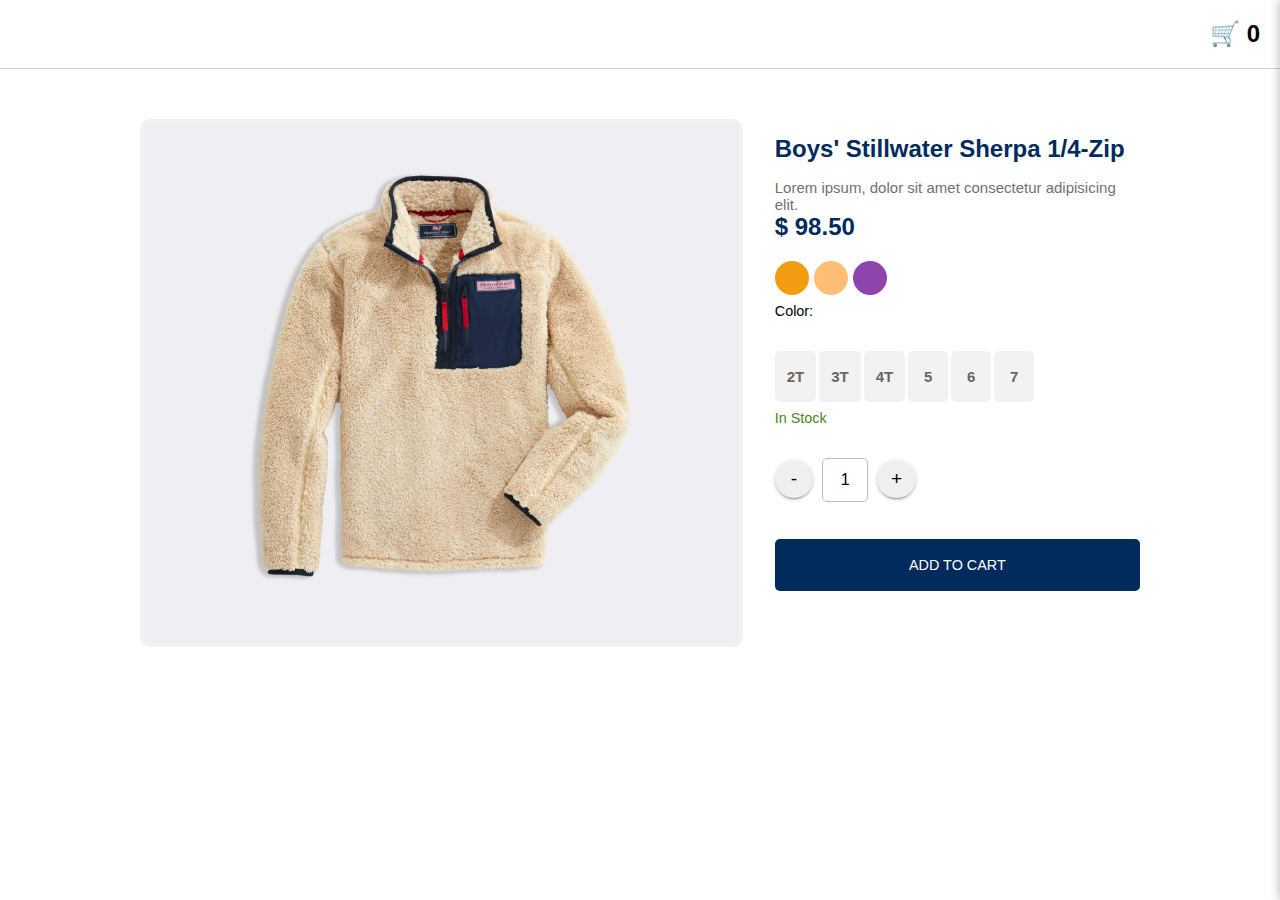
<file: index.html>
<!DOCTYPE html>
<html lang="en">
	<head>
		<meta charset="UTF-8" />
		<meta name="viewport" content="width=device-width, initial-scale=1.0" />
		<title>Product</title>
		<link rel="stylesheet" type="text/css" href="./src/styles.css">
	</head>
	<body>
		<header>
			<nav></nav>
			<a href="./cart.html" class="cart">
				🛒 <span id="cart-count">0</span>
			</a>
		</header>
		<main class="product prod-details-wrap">
			<div class="product-img-wrapper">
				<div class="product-img"></div>
			</div>
			<div class="product-details-wrapper">
				<h1 data-var="name" class="primary--text"></h1>
				<span class="desc" data-var="description"></span>
				<h2 class="price primary--text">
					<span data-var="price.currency"></span>
					<span data-var="price.amount"></span>
				</h2>


				<div class="color-picker">
					<span  class="cl template"></span>
				</div>
				<div class="info primary-cl">Color: <span id="prod-color-text"></span></div>

				<div class="size-picker">
					<span class="sz template">
						<span data-var="text"></span>
					</span>
				</div>
				<div class="info" style="color: #4b851d">In Stock</div>
				<div class="quantity-selector">
					<button class="ctrl" data-function="sub">-</button>
					<input type="text" id="quantity-field" value="1" />
					<button class="ctrl" data-function="add">+</button>
				</div>

				<div class="button-set">
					<button id="add-to-cart-btn">Add to cart</button>
				</div>
			</div>
		</main>
		<div class="overlay"></div>
		<aside  class="mini-cart">
			<div class="head primary-background">Item added to Cart</div>
			<div class="body">
				<div class="item-wrap primary--text">
					<div class="img"></div>
					<div>
						<h3 data-var="name" class="item-name"></h3>
						<h3>
							<span data-var="price.currency"></span>
							<span data-var="price.amount"></span>
						</h3>
						<div class="info">
							<span data-var="customization.color"></span>&nbsp;/
							<span data-var="customization.size"></span>
						</div>
						<div class="quantity">
							Quantity:
							<span data-var="customization.quantity"></span>
						</div>
					</div>
				</div>
				<div class="info">
					CART SUBTOTAL:
					<span style="float: right"> $<b data-var="prod-total"></b> </span>
				</div>
				<div class="button-set" style="margin-top: 10%">
					<a href="cart.html">CHECKOUT</a>
					<button class="outlined close-cart">Continue shopping</button>
				</div>
			</div>
		</aside>
		<script type="text/javascript" src="./src/index.js"></script>
	</body>
</html>
</file>
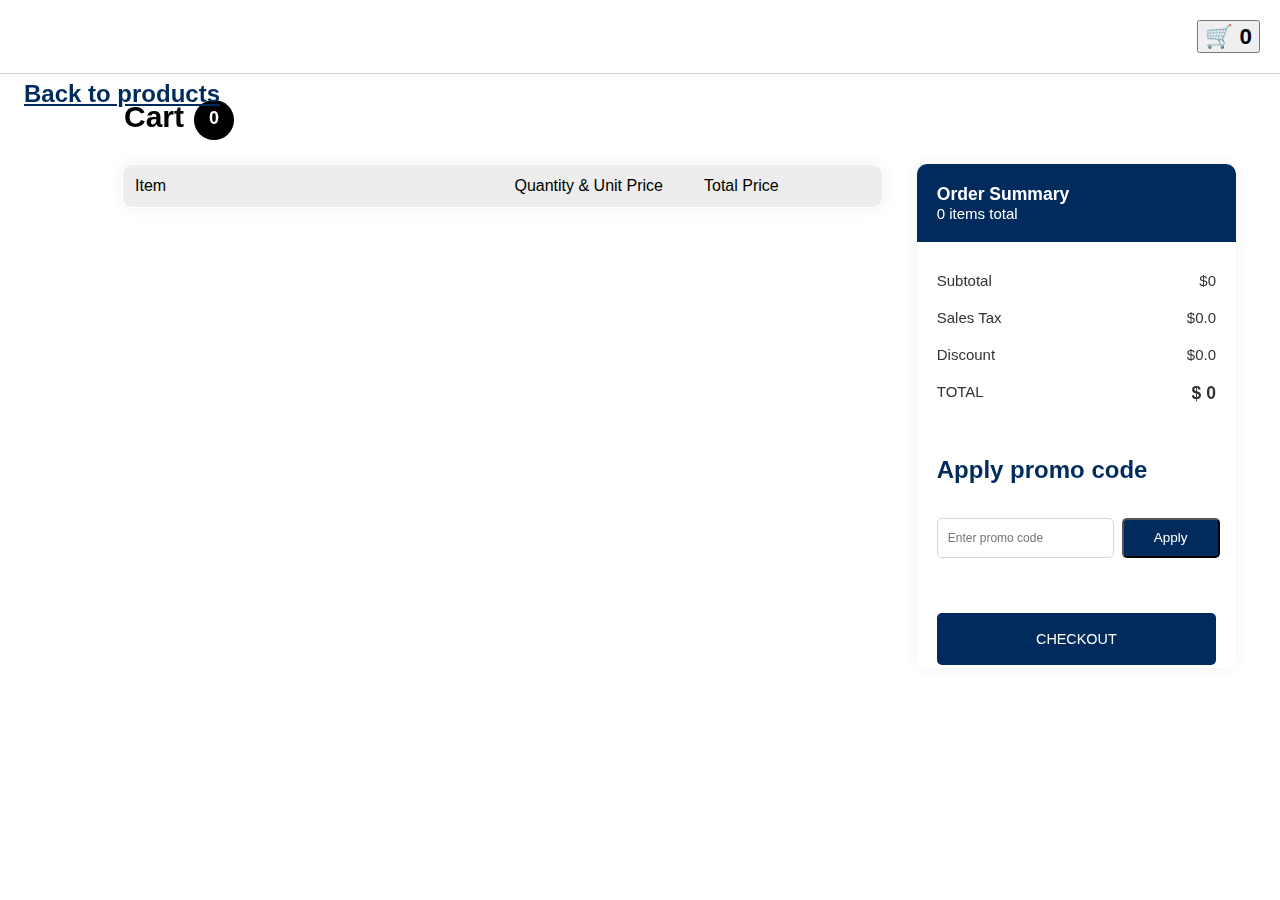
<file: cart.html>
<!DOCTYPE html>
<html lang="en">
	<head>
		<meta charset="UTF-8" />
		<meta name="viewport" content="width=device-width, initial-scale=1.0" />
		<title>Product</title>
		<link rel="stylesheet" type="text/css" href="./src/styles.css">
	</head>
	<body>
		<header>
			<nav></nav>
			<div class="pages">
				<button class="page-display" style="font-size: 1.4rem">🛒 <span id="cart-count">0</span></button>
			</div>
		</header>
		<!-- ===================== -->

		<main class="cart-page">
			<h1 class="d-flex">
				<span>Cart</span>
				<span data-var="cart-count" class="cart-chip">(0)</span>
			</h1>
			<div class="table-wrap">
				<table class="cart" cellpadding="0" cellspacing="0" border="0">
					<thead>
						<th>Item</th>
						<th></th>
						<th>Quantity & Unit Price</th>
						<th>Total Price</th>
					</thead>
					<tbody>
						<tr class="cart-item template">
							<td>
								<div class="d-flex">
									<div class="img"></div>

									<div class="item-desc">
										<a data-var="name" href="/"></a>   
										<div class="row-info" style="margin-top: 8px">
											<b>Color:</b>
											<span data-var="customization.color"></span> |
											<b>Size:</b>
											<span data-var="customization.size"></span>
										</div>
									</div>
								</div>
							</td>
							<td>
								<div class="actions">
									<a
										href=""
										class="del"
										style="background-image: url(trash.svg)"
									></a>
								</div>
							</td>

							<td>
								<div class="d-flex">
									<div class="quantity-selector">
										<button class="ctrl" data-function="sub">-</button>
										<input
											type="text"
											data-var="customization.quantity"
											class="quantity-field"
											disabled
										/>						
										<button class="ctrl" data-function="add">+</button>
									</div>

									<div style="margin-top:15px">
										<div class="row-info" style="width: 4.5rem">UNIT PRICE</div>
										@
										<span data-var="price.currency"></span>
										<span
											data-var="price.amount"
											style="margin-left: -2px"
										></span>
									</div>
								</div>
							</td>
							<td>
								<span data-var="price.currency" style="margin-left: 7px">$</span>
								<strong data-var="total"></strong>
							</td>
						</tr>
					</tbody>
				</table>
			</div>
			<div class="back">
				<a id="back-id" href="./index.html" class="primary--text">Back to products</a>
			</div>

			<aside class="order-summary">
				<div class="head primary-background">
					<h3>Order Summary</h3>
					<span><span data-var="cart-count"></span> items total</span>
				</div>
				<div class="body">
					<div class="d-flex">
						<span>Subtotal</span>
						<span class="spacer"></span>
						<span>$</span>
						<span data-var="sub-total"></span>
					</div>

					<div class="d-flex">
						<span>Sales Tax</span>
						<span class="spacer"></span>
						<span>$0.0</span>
					</div>

					<div class="d-flex">
						<span>Discount</span>
						<span class="spacer"></span>
						<span>$</span>
						<span data-var="discount">0.0</span>
					</div>

					<div class="d-flex">
						<span>TOTAL</span>
						<span class="spacer"></span>
						<h3>
							<span>$</span>
							<span data-var="total-checkout"></span>
						</h3>
					</div>

					<p class="primary--text" style="font-weight: 600">Apply promo code</p>
					<div class="d-flex">
						<input
							data-var="promo-code"
							maxlength="5"
							type="text"
							class="input-field"
							placeholder="Enter promo code"
							style="flex-grow: 1"
						/>
						<button class="btn primary-background apply-code-btn">Apply</button>
					</div>

					<div class="button-set">
						<button>Checkout</button>
					</div>
				</div>
			</aside>
		</main>

		<script type="text/javascript" src="./src/index.js"></script>
	</body>
</html>
</file>
<file: src/styles.css>
body {
	margin: 0;
	font-size: 15px;
	color: black;
	font-family: -apple-system,BlinkMacSystemFont,"Segoe UI",Roboto,Oxygen-Sans,Ubuntu,Cantarell,"Helvetica Neue",sans-serif !important;
}

.input-field {
		font-size: 0.75rem;
		padding: 10px;
		border-radius: 5px;
		border: 1px solid #d7d7d7;
		height: 40px;
		box-sizing: border-box;
}

.input-field .error {
	border-color: red;
}

#show-page {
	right: -100rem;
}

#hide-page {
	display: none;
}

.show1 {
	position: fixed;
	right: -100rem;
}


header {
	display: "";
	padding: 20px;
	position: relative;
	border-bottom: 1px solid rgb(208, 208, 208);
	margin-bottom: 30px;
	text-align: right; 
}

header .cart {
	display: inline-block;
	height: 100%;
	font-size: 1.5rem;
	text-decoration: none;
	color: black;
}

header .cart:hover {
	text-decoration-line: underline;
}

#cart-count {
	font-weight: bold;
}

.primary-background {
	background-color: #002b5c;
}

main.product {
	display: "";
}

main {
	padding: 20px;
	height: 35rem;
	width: 65rem;
	margin: 0 auto;
	max-width: 1400px;
	box-sizing: border-box;
	display: flex;
}

.product-img-wrapper {
	position: relative;
	height: 100%;
	width: 60%;
	margin-right: 2.5rem;
}

.product-img {
	background-image: url("./prod-img-1.jpg");
	width: 100%;
	height: 100%;
	background-size: cover;
	background-position: center;
	border: 4px solid #f2f2f2;
	border-radius: 10px;
}

.primary--text {
	font-size: 1.5rem;
	font-weight: bold;
	color: #002b5c;
}

.desc{
	color: #717171;
}

.color-picker {
	cursor: default;
}

.cl {
	width: 30px;
	height: 30px;
	border-radius: 50%;
	border: 2px solid transparent;
	display: inline-block;
	cursor: pointer;
	transition: box-shadow ease-out 200ms;
	margin-right: 5px;
}

.cl:hover {
	border-color: wheat;
}

.cl.active {
	border-color: #002b5c;
}

.info {
	margin-top: 5px;
	font-size: 0.9rem;
}

.template {
	display: none !important;
}

.size-picker {
	margin-top: 2rem;
}		

.size-picker > span {
	padding: 15px 10px;
	display: inline-block;
	background: #f2f2f2;
	color: #676767;
	font-weight: bold;
	margin: 0 3px 3px 0;
	cursor: pointer;
	transition: all ease-out 200ms;
	min-width: 40px;
	box-sizing: border-box;
	text-align: center;
	border: 2px solid transparent;
	border-radius: 5px;
}

.size-picker > span:hover {
	border-color: tomato;
}

.size-picker > span.active {
	background: chocolate;
	color: #fff;
}

.quantity-selector {
	margin-top: 2rem;
}

.quantity-selector input#quantity-field {
	width: 2.5rem;
	height: 2.5rem;
	text-align: center;
	font-size: 1rem;
	margin: 0 5px;
	border: 1px solid silver;
	border-radius: 5px;
}

.quantity-selector > button {
	width: 2.4rem;
	height: 2.4rem;
	border-radius: 50%;
	font-size: 1.2rem;
	border: none;
	/*color: $primary;*/
	cursor: pointer;
	text-align: center;
	box-shadow: 0 3px 1px -2px rgba(0, 0, 0, 0.2), 0 2px 2px 0 rgba(0, 0, 0, 0.14),
	0 1px 5px 0 rgba(0, 0, 0, 0.12) !important;
}

#add-to-cart-btn {
	margin-top: 10%;
}

.button-set button, .button-set a{
    font-size: 0.9rem;
    padding: 18px;
    background: #002b5c;
    color: #fff;
    border-radius: 5px;
    text-transform: uppercase;
    font-weight: bold;
    border: none;
    display: block;
    width: 100%;
    cursor: pointer;
    margin-top: 8px;
    box-sizing: border-box;
    text-align: center;
    font-weight: 400;
}


/*================================*/

.overlay {
	width: 100%;
	height: 100%;
	position: fixed;
	background: rgba(0, 0, 0, 0.68);
	display: none;
	top: 0;
}

.show {
	display: block;
}

aside.mini-cart {
	position: fixed;
	right: -25rem;
	top: 0;
	width: 400px;
	background: #fff;
	height: 100%;
	box-shadow: 0 0 10px rgba(0, 0, 0, 0.3);
	transition: right ease-out 300ms;
	z-index: 10;
}

#display-cart {
	right: -0.5rem;
}


aside.mini-cart .head {
	padding: 20px;
	text-align: center;
	color: #fff;
	font-weight: 600;
}

aside.mini-cart .body {
	padding: 20px;
}

aside.mini-cart .body .item-wrap {
	display: flex;
	border-bottom: 1px solid silver;
	padding-bottom: 15px;
	margin-bottom: 10px;
}

aside.mini-cart .body .img {
	/*background-image: url("./prod-img-1.jpg");*/
	width: 200px;
	height: 180px;
	background-color: #e3e3e3;
	border-radius: 5px;
	margin-right: 10px;
	background-size: cover;
}

aside.mini-cart .body .item-name {
	margin-top: 0;
}

aside.mini-cart .body .outlined {
	border: 1px solid #002b5c;
	background: #fff;
	color: #002b5c;
}


.notification {
	width: 250px;
	height: 18px;
	position: fixed;
	top: 0.6rem;
	border-radius: 5px;
	right: -340px;
	color: #fff;
	padding: 18px;
	box-shadow: 0 3px 5px -1px rgba(0, 0, 0, 0.2),
		0 6px 10px 0 rgba(0, 0, 0, 0.14), 0 1px 18px 0 rgba(0, 0, 0, 0.12);
	background-color: #333;
	margin: 0 auto;
	font-size: 0.9em;
	transition: right ease-out 300ms;
}


.show-notification {
	right: 0.5rem;
}

/*============CART===========================*/

main.cart-page {
	width: 73rem;
	height: 38rem;
	/*display: none;*/
	margin: auto;
	margin-left: 5.5rem;
	position: fixed;
	top: 5rem;
	z-index: 10;
}

main.cart-page h1, h2, h3 {
	margin-top: 0;
}

main.cart-page h1 {
	margin-left: 1rem;
}

main.cart-page .cart-chip {
	background: black;
	color: #fff;
	font-size: 0.6em;
	padding: 8px 12px;
	border-radius: 50%;
	margin-left: 10px;
	height: 40px; 
	width: 40px;
	box-sizing: border-box;
	text-align: center;
}


main .table-wrap {
	position: relative;
	width: 74.5%;
	display: inline-block;
	padding: 0 3% 0 0;
	box-sizing: border-box;
	vertical-align: top;
	margin-bottom: 30px;
	margin-top: 4rem;
	margin-left: -7rem;
}


main .table-wrap table {
	border: 1px solid #e9e9e9;
	width: 100%;
	margin-bottom: 10px;
	border-radius: 10px;
	box-shadow: 0 0 16px 1px rgba(0, 0, 0, 0.05);
	border-collapse: collapse;
	overflow: hidden;
}

main .table-wrap thead {
	background: #ededed;
}

main .table-wrap th, .table-wrap td {
	text-align: left;
	padding: 12px;
	font-size: 1rem;
	font-weight: normal;
	width: 5.5rem;
}

main .table-wrap tr {
	border-bottom: 1px solid #e8e8e8;
}

main .table-wrap .item-desc {
	width: 14rem;
}

main .table-wrap .row-info {
	font-size: 0.85em;
	color: #717171;
}

main .table-wrap .img {
	width: 70px;
	height: 70px;
	display: inline-block;
	background-size: cover;
	border-radius: 5px;
	margin-right: 10px;
	/*background-image: url("./prod-img-1.jpg");*/
}

main .table-wrap .actions a{
	font-size: 0.8em;
	background-repeat: no-repeat;
	width: 40px;
	height: 20px;
	display: inline-block;
	margin-left: 1.4rem;
}

main .table-wrap .actions:hover {
	opacity: 0.3;
}

main .table-wrap .actions .del {
	opacity: 0.5;
}
			
main .table-wrap .quantity-selector {
	display: inline-block;
	border: 1px solid #ededed;
	border-radius: 5px;
	padding: 8px 5px;
	width: 7.2rem;
	margin:0 0 0.2rem -0.5rem;
}

main .table-wrap .quantity-selector input {
	width: 1em;
	height: 1em;
	text-align: center;
	margin: 0 2px;
	padding: 5px;
	border: none;
}

main .table-wrap .quantity-selector input:disabled {
	background: transparent;
}

main .table-wrap .quantity-selector > button {
	background: none;
}

.d-flex {
	display: flex;
}

.d-flex	.spacer {
	flex-grow: 1;
}

.block {
	display: block;
}

.back {
	position: fixed;
	top: 5rem;
	left: 1.5rem;
	color: black;
	font-weight: 800;
}

/*===========================*/

aside.order-summary {
	display: inline-block;
	width: 30%;
	box-shadow: 0 0 16px 1px rgba(0, 0, 0, 0.05);
	border-radius: 10px;
	overflow: hidden;
	margin-top: 4rem;
}
		
aside.order-summary .head {
	color: #fff;
	padding: 20px;
}

aside.order-summary .head h3 {
	margin: 0;
}

aside.order-summary .body {
	padding: 20px;
}

aside.order-summary .body .d-flex {
	padding: 10px 0;
	color: #333;
}

aside.order-summary .body .button-set {
	margin-top: 3em;
}

aside.order-summary .btn {
	height: 40px;
	padding: 5px 30px;
	border-radius: 5px;
	color: #fff;
	font-size: 0.9em;
	margin-left: 8px;
}

/*table.summary td {
	padding: 10px;
}*/
</file>
